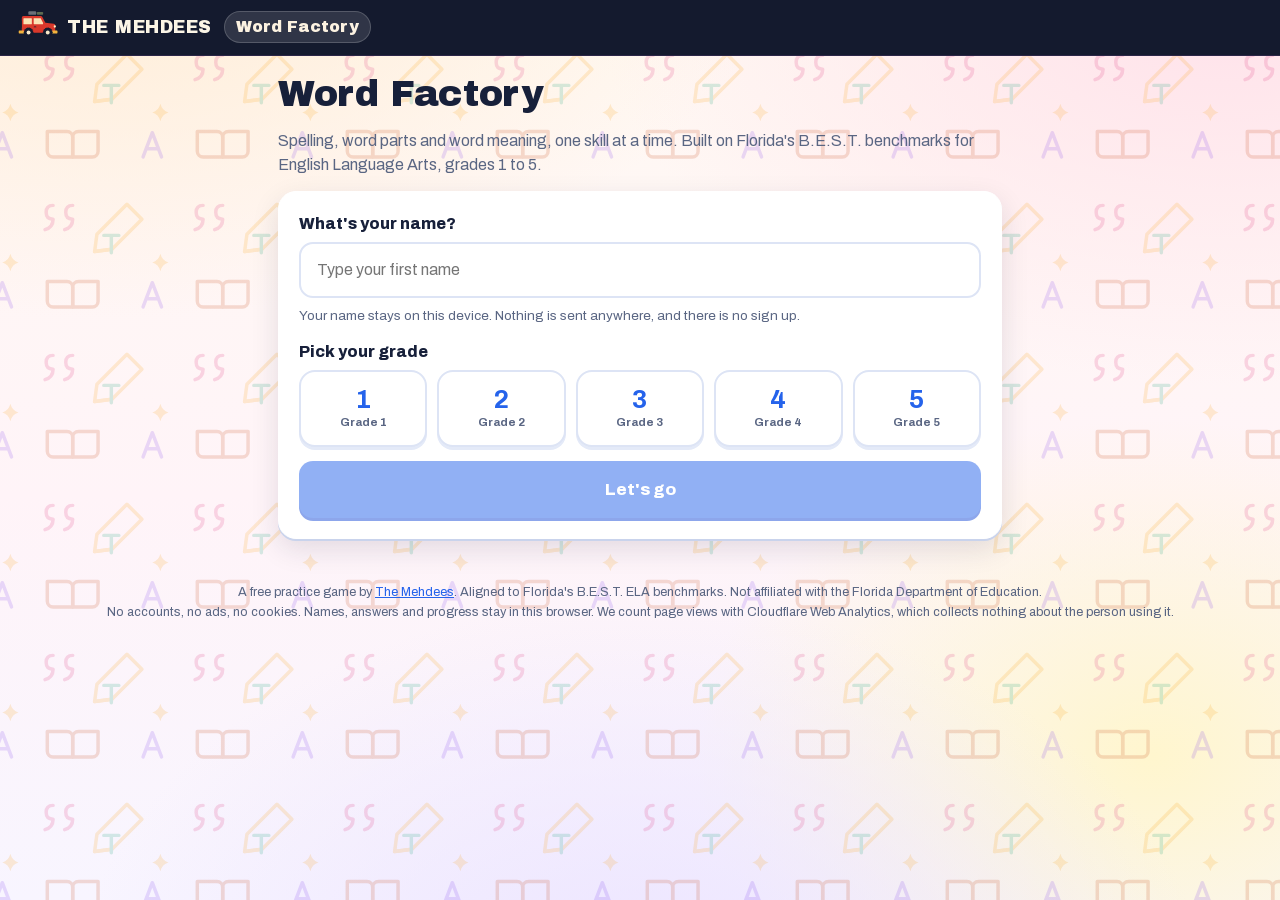
<file: index.html>
<!doctype html>
<html lang="en">
<head>
<meta charset="utf-8">
<meta name="viewport" content="width=device-width, initial-scale=1">
<title>Word Factory · Spelling and Words, Grades 1 to 5 · The Mehdees</title>
<meta name="description" content="Free spelling and vocabulary practice for grades 1 to 5, built on Florida's B.E.S.T. ELA benchmarks and the skills FAST Reading assesses. Pick your grade, practice a skill, take a mixed challenge, and print a report card. No sign up, and nothing a child types leaves the device.">
<meta name="theme-color" content="#7C3AED">
<link rel="icon" href="/favicon.ico" sizes="any">
<link rel="icon" type="image/png" sizes="192x192" href="/favicon-192.png">
<link rel="apple-touch-icon" href="/apple-touch-icon.png">
<link rel="preload" href="fonts/archivo-black.woff2" as="font" type="font/woff2" crossorigin>
<link rel="stylesheet" href="styles.css?v=20260830125156">
<meta property="og:title" content="Word Factory · Spelling and Words, Grades 1 to 5">
<meta property="og:description" content="Free, standards-aligned spelling and vocabulary practice for grades 1 to 5. No sign up. Nothing a child types leaves the device.">
<meta property="og:type" content="website">
<meta property="og:url" content="https://word.mehdee.com/">
<!-- Cloudflare Web Analytics: page-view counts only. No cookies, no cross-site tracking, no personal data. -->
<script defer src="https://static.cloudflareinsights.com/beacon.min.js" data-cf-beacon='{"token": "60d1575d9ef0496f9f3e0d8f93a2f8e5"}'></script>
</head>
<body>

<header class="top">
  <a class="wordmark" href="https://mehdee.com/games/" aria-label="The Mehdees, all games">
    <svg class="wm-car" xmlns="http://www.w3.org/2000/svg" viewBox="100 250 800 650" aria-hidden="true" focusable="false"><g transform="translate(500,560) scale(2.05) translate(-500,-560)"><g transform="translate(1000,0) scale(-1,1)"><path d="M332,622 L332,548 Q332,534 346,532 L428,524 L458,468 Q463,458 474,458 L642,458 Q658,458 658,474 L658,622 Z" fill="#D9382B"/><path d="M450,526 L474,480 L542,480 L542,534 Q542,538 538,538 L452,538 Z" fill="#FBE3B5"/><rect x="560" y="480" width="82" height="58" rx="5" fill="#FBE3B5"/><rect x="430" y="444" width="200" height="14" rx="6" fill="#141A2E"/><rect x="450" y="418" width="62" height="28" rx="8" fill="#5D6B52"/><rect x="518" y="412" width="76" height="34" rx="9" fill="#6A6F78"/><rect x="516" y="560" width="26" height="8" rx="4" fill="#141A2E"/><rect x="660" y="500" width="30" height="76" rx="10" fill="#141A2E"/><rect x="310" y="598" width="56" height="30" rx="6" fill="#F2B33D"/><rect x="636" y="598" width="52" height="30" rx="6" fill="#F2B33D"/><circle cx="336" cy="560" r="11" fill="#FFF1C9"/><circle cx="405" cy="618" r="45" fill="#141A2E"/><circle cx="449.0" cy="618.0" r="5" fill="#141A2E"/><circle cx="446.3" cy="633.0" r="5" fill="#141A2E"/><circle cx="438.7" cy="646.3" r="5" fill="#141A2E"/><circle cx="427.0" cy="656.1" r="5" fill="#141A2E"/><circle cx="412.6" cy="661.3" r="5" fill="#141A2E"/><circle cx="397.4" cy="661.3" r="5" fill="#141A2E"/><circle cx="383.0" cy="656.1" r="5" fill="#141A2E"/><circle cx="371.3" cy="646.3" r="5" fill="#141A2E"/><circle cx="363.7" cy="633.0" r="5" fill="#141A2E"/><circle cx="361.0" cy="618.0" r="5" fill="#141A2E"/><circle cx="363.7" cy="603.0" r="5" fill="#141A2E"/><circle cx="371.3" cy="589.7" r="5" fill="#141A2E"/><circle cx="383.0" cy="579.9" r="5" fill="#141A2E"/><circle cx="397.4" cy="574.7" r="5" fill="#141A2E"/><circle cx="412.6" cy="574.7" r="5" fill="#141A2E"/><circle cx="427.0" cy="579.9" r="5" fill="#141A2E"/><circle cx="438.7" cy="589.7" r="5" fill="#141A2E"/><circle cx="446.3" cy="603.0" r="5" fill="#141A2E"/><circle cx="405" cy="618" r="19" fill="#F6E7C8"/><circle cx="592" cy="618" r="45" fill="#141A2E"/><circle cx="636.0" cy="618.0" r="5" fill="#141A2E"/><circle cx="633.3" cy="633.0" r="5" fill="#141A2E"/><circle cx="625.7" cy="646.3" r="5" fill="#141A2E"/><circle cx="614.0" cy="656.1" r="5" fill="#141A2E"/><circle cx="599.6" cy="661.3" r="5" fill="#141A2E"/><circle cx="584.4" cy="661.3" r="5" fill="#141A2E"/><circle cx="570.0" cy="656.1" r="5" fill="#141A2E"/><circle cx="558.3" cy="646.3" r="5" fill="#141A2E"/><circle cx="550.7" cy="633.0" r="5" fill="#141A2E"/><circle cx="548.0" cy="618.0" r="5" fill="#141A2E"/><circle cx="550.7" cy="603.0" r="5" fill="#141A2E"/><circle cx="558.3" cy="589.7" r="5" fill="#141A2E"/><circle cx="570.0" cy="579.9" r="5" fill="#141A2E"/><circle cx="584.4" cy="574.7" r="5" fill="#141A2E"/><circle cx="599.6" cy="574.7" r="5" fill="#141A2E"/><circle cx="614.0" cy="579.9" r="5" fill="#141A2E"/><circle cx="625.7" cy="589.7" r="5" fill="#141A2E"/><circle cx="633.3" cy="603.0" r="5" fill="#141A2E"/><circle cx="592" cy="618" r="19" fill="#F6E7C8"/></g></g></svg><span class="mehdees">The Mehdees</span>
  </a>
  <button class="gamename" id="homeBtn" type="button" title="Back to the skills list">Word Factory</button>
  <span class="spacer"></span>
  <button class="btn btn--ghost hide" id="switchBtn" style="padding:7px 13px;font-size:.85rem"
          title="Change the name or grade" aria-label="Change the name or grade">Change</button>
</header>

<main class="wrap">

  <!-- 1. who is playing -->
  <section id="screenStart" class="stack">
    <h1>Word Factory</h1>
    <p class="lede">Spelling, word parts and word meaning, one skill at a time. Built on Florida's B.E.S.T. benchmarks for English Language Arts, grades 1 to 5.</p>
    <div class="card stack">
      <div>
        <label for="nameInput">What's your name?</label>
        <input type="text" id="nameInput" maxlength="24" autocomplete="off" spellcheck="false" placeholder="Type your first name">
        <p class="small muted" style="margin-top:8px">Your name stays on this device. Nothing is sent anywhere, and there is no sign up.</p>
        <p class="note hide" id="storageNote"></p>
      </div>
      <div>
        <label>Pick your grade</label>
        <div class="grades" id="gradePicker"></div>
      </div>
      <button class="btn btn--big" id="startBtn" disabled>Let's go</button>
    </div>
  </section>

  <!-- 2. pick a topic -->
  <section id="screenMenu" class="stack hide">
    <div>
      <h1 id="menuTitle">Grade 3</h1>
      <p class="lede" id="menuSub"></p>
    </div>
    <button class="btn btn--green btn--big" id="mixedBtn">Mixed challenge · every skill, any time</button>
    <div class="topics" id="topicList"></div>
    <button class="btn btn--ghost btn--big" id="reportBtn">See my report card</button>
    <p class="parentline">
      Grown-ups: <button class="linkbtn" id="resetBtn" type="button">reset this device</button>
    </p>
  </section>

  <!-- 3. playing -->
  <section id="screenPlay" class="stack hide">
    <div class="hud">
      <span class="pill" id="playTopic">Topic</span>
      <span class="hearts" id="hearts">❤️❤️❤️</span>
      <div class="bar"><i id="progressBar" style="width:0%"></i></div>
      <span class="small muted" id="counter">1 / 10</span>
    </div>
    <div class="card">
      <p class="q" id="question">Question</p>
      <p class="qsub hide" id="questionSub"></p>
      <div class="visual hide" id="visual"></div>
      <button class="helpbtn" id="helpBtn" type="button" aria-expanded="false">
        <span aria-hidden="true">💡</span> How do I do this?
      </button>
      <div class="help hide" id="help"></div>
      <div class="choices" id="choices"></div>
      <div class="feedback" id="feedback"></div>
      <button class="btn btn--big hide" id="nextBtn" style="margin-top:14px">Next</button>
    </div>
    <div class="playfoot">
      <button class="btn btn--ghost" id="quitBtn">Back to skills</button>
    </div>
  </section>

  <!-- 4. round finished -->
  <section id="screenDone" class="stack hide">
    <div class="card center stack">
      <p class="result-num" id="doneScore">8/10</p>
      <h2 id="doneTitle">Nice work!</h2>
      <p class="muted" id="doneMsg"></p>
      <button class="btn btn--big" id="againBtn">Play again</button>
      <button class="btn btn--ghost btn--big" id="backBtn">Back to skills</button>
      <p class="small muted">Progress is kept in this browser only. In a private window it disappears when the window closes, so download the report card if you want to keep it.</p>
    </div>
  </section>

  <!-- 5. report card -->
  <section id="screenReport" class="stack hide">
    <h1>Report card</h1>
    <div class="report" id="reportBody"></div>
    <button class="btn btn--big" id="downloadBtn">Download report card</button>
    <button class="btn btn--ghost btn--big" id="reportBackBtn">Back to skills</button>
  </section>

</main>

<!-- parents: wipe everything this browser has stored -->
<div class="pad sheet" id="reset" role="dialog" aria-modal="true" aria-labelledby="resetTitle">
  <div class="sheet__box">
    <h2 id="resetTitle">Reset this device?</h2>
    <p>This permanently deletes everything Math Arena has saved in this browser:</p>
    <ul class="sheet__list">
      <li>The name typed on the start screen</li>
      <li>Every grade's level progress and stars</li>
      <li>The question and accuracy totals on the report card</li>
    </ul>
    <p class="sheet__warn"><b>This cannot be undone.</b> Download the report card first if you want to keep it.</p>
    <p class="small muted">Nothing was ever sent to a server, so this is the only copy. Resetting affects this browser on this device only.</p>
    <label class="sheet__check"><input type="checkbox" id="resetOk"> I understand this erases all saved progress.</label>
    <div class="sheet__row">
      <button class="btn btn--ghost" id="resetCancel" type="button">Cancel</button>
      <button class="btn btn--danger" id="resetGo" type="button" disabled>Delete everything</button>
    </div>
  </div>
</div>


<footer>
  A free practice game by <a href="https://mehdee.com/games/">The Mehdees</a>.
  Aligned to Florida's B.E.S.T. ELA benchmarks. Not affiliated with the Florida Department of Education.
  <br>No accounts, no ads, no cookies. Names, answers and progress stay in this browser.
  We count page views with Cloudflare Web Analytics, which collects nothing about the person using it.
</footer>

<script src="content.js?v=20260830125156"></script>
<script src="app.js?v=20260830125156"></script>
</body>
</html>
</file>
<file: styles.css>
/* The Mehdees wordmark, identical to the mehdee.com masthead: the red 4x4
   mark and "THE MEHDEES" in Archivo Black, on the same night-ink bar. */
@font-face { font-family: 'Archivo Black'; font-weight: 400 900; font-display: swap; src: url('fonts/archivo-black.woff2') format('woff2'); }
@font-face { font-family: 'Archivo'; font-weight: 400 800; font-display: swap; src: url('fonts/archivo.woff2') format('woff2'); }

/* Math Arena. Bright, high contrast, big targets, mobile first. */
:root {
  --ink: #17203A;
  --paper: #F7F9FF;
  --card: #FFFFFF;
  --line: #DDE4F5;
  --muted: #5A6683;
  --blue: #2563EB;
  --blue-dark: #1D4FD8;
  --green: #12885A;
  --green-soft: #DFF6EC;
  --red: #C6274B;
  --red-soft: #FDE7EC;
  --amber: #F59E0B;
  --purple: #7C3AED;
  --shadow: 0 2px 0 #C9D3EC, 0 10px 28px #17203a1f;
  --radius: 18px;
  --pad: 18px;
}
* { box-sizing: border-box; margin: 0; }
html { -webkit-text-size-adjust: 100%; }
/* A reading-corner sky: warm amber, rose and violet with an open book, a
   pencil, quotation marks and letters drifting behind. Warmer than Science
   Lab's teal and softer than Math Arena's pink, so all three games read as
   different places. All of it sits on fixed layers under the cards, so
   questions stay on plain white. */
body {
  background:
    radial-gradient(1150px 680px at 8% -10%, #FFEBD3 0%, transparent 60%),
    radial-gradient(1020px 620px at 96% 0%, #FFE1EA 0%, transparent 62%),
    radial-gradient(950px 680px at 50% 112%, #EBE3FF 0%, transparent 60%),
    radial-gradient(760px 560px at 90% 84%, #FFF6CE 0%, transparent 60%),
    linear-gradient(180deg, #FFF9F2 0%, #FFF4F8 55%, #F8F5FF 100%);
  background-attachment: fixed;
  color: var(--ink);
  font-family: 'Archivo', system-ui, -apple-system, 'Segoe UI', sans-serif;
  line-height: 1.5;
  min-height: 100vh;
  position: relative;
}
body::before {
  content: '';
  position: fixed; inset: -120px;
  z-index: -1; pointer-events: none;
  opacity: .17;
  background-image: url("data:image/svg+xml,%3Csvg xmlns='http://www.w3.org/2000/svg' width='150' height='150' viewBox='0 0 260 260'%3E%3Cg fill='none' stroke-width='6' stroke-linecap='round' stroke-linejoin='round'%3E%3Cpath d='M30 176h34a10 10 0 0 1 10 10v34H40a10 10 0 0 1-10-10z' stroke='%23C2410C'/%3E%3Cpath d='M118 176H84a10 10 0 0 0-10 10v34h34a10 10 0 0 0 10-10z' stroke='%23C2410C'/%3E%3Cpath d='M168 42l26 26-52 52-30 4 4-30z' stroke='%23F59E0B'/%3E%3Cpath d='M112 124l30-4' stroke='%23F59E0B'/%3E%3Cpath d='M40 44q-12 0-12 12t12 12q0 14-14 18M74 44q-12 0-12 12t12 12q0 14-14 18' stroke='%23DB2777'/%3E%3Cpath d='M196 220l16-42 16 42M202 206h20' stroke='%237C3AED'/%3E%3Cpath d='M128 96h26M141 96v30' stroke='%230E9F6E'/%3E%3Cpath d='M226 128q3 12 14 15q-11 3-14 15q-3-12-14-15q11-3 14-15z' fill='%23F59E0B' stroke='none'/%3E%3C/g%3E%3C/svg%3E");
  animation: drift 200s linear infinite;
}
@keyframes drift { to { background-position: 150px 300px; } }
@media (prefers-reduced-motion: reduce) { body::before { animation: none; } }
img { display: block; max-width: 100%; }
button { font: inherit; cursor: pointer; }
:focus-visible { outline: 3px solid var(--blue); outline-offset: 3px; border-radius: 8px; }

.wrap { max-width: 760px; margin: 0 auto; padding: var(--pad); }
.top {
  display: flex; align-items: center; gap: 12px;
  padding: 11px var(--pad); background: #141A2E; border-bottom: 1px solid #5A3E7855;
  position: sticky; top: 0; z-index: 20;
}
.wordmark { display: flex; align-items: center; gap: 9px; text-decoration: none; }
.wordmark .wm-car { width: 40px; height: auto; flex: none; }
.wordmark .mehdees {
  font-family: 'Archivo Black', 'Arial Black', system-ui, sans-serif;
  font-weight: 400; font-size: 1.12rem; letter-spacing: 0.03em; text-transform: uppercase;
  color: #FBF5E6;
}
.top .spacer { margin-left: auto; }
.pill {
  display: inline-flex; align-items: center; gap: 7px;
  background: #EEF3FF; color: var(--blue); border: 1px solid #CBD9FA;
  border-radius: 999px; padding: 5px 12px; font-size: .82rem; font-weight: 800;
}
.top .pill { background: #ffffff1a; color: #FCF2E1; border-color: #ffffff33; }
.top .btn--ghost { background: transparent; color: #FCF2E1; border-color: #ffffff40; box-shadow: none; }
.top .btn--ghost:hover { background: #ffffff1a; color: #fff; border-color: #FF2D95; }
.pill--green { background: var(--green-soft); color: var(--green); border-color: #B6E7D3; }
.pill--amber { background: #FEF3C7; color: #92610A; border-color: #FBD98B; }

h1, h2 { font-family: 'Archivo Black', ui-rounded, 'SF Pro Rounded', system-ui, sans-serif; }
h1 { font-size: clamp(1.6rem, 5vw, 2.3rem); line-height: 1.12; letter-spacing: -0.01em; }
h2 { font-size: 1.15rem; }
.lede { color: var(--muted); margin-top: 8px; }
.card {
  background: var(--card); border: 1px solid #ffffff;
  border-radius: var(--radius); padding: 20px; box-shadow: var(--shadow);
}
.stack > * + * { margin-top: 14px; }

.btn {
  display: inline-flex; align-items: center; justify-content: center; gap: 9px;
  background: var(--blue); color: #fff; border: 0; border-radius: 14px;
  padding: 14px 22px; font-weight: 800; box-shadow: 0 3px 0 var(--blue-dark);
  transition: transform .06s ease;
}
.btn:hover { background: var(--blue-dark); }
.btn:active { transform: translateY(2px); box-shadow: 0 1px 0 var(--blue-dark); }
.btn[disabled] { opacity: .5; cursor: not-allowed; }
.btn--ghost { background: #fff; color: var(--ink); border: 2px solid var(--line); box-shadow: 0 3px 0 #E4EAF8; }
.btn--ghost:hover { background: #F2F6FF; color: var(--ink); }
.btn--green { background: var(--green); box-shadow: 0 3px 0 #0B6B46; }
.btn--green:hover { background: #0F7A50; }
.btn--big { width: 100%; padding: 16px 22px; font-size: 1.05rem; }

label { display: block; font-weight: 800; margin-bottom: 6px; }
input[type="text"] {
  width: 100%; font: inherit; padding: 14px 16px;
  border: 2px solid var(--line); border-radius: 14px; background: #fff; color: var(--ink);
}
input[type="text"]:focus { border-color: var(--blue); outline: none; }

/* grade picker */
.grades { display: grid; grid-template-columns: repeat(auto-fit, minmax(96px, 1fr)); gap: 10px; }
.grade {
  background: #fff; border: 2px solid var(--line); border-radius: 16px;
  padding: 14px 8px; text-align: center; font-weight: 800; box-shadow: 0 3px 0 #E4EAF8;
}
.grade b { display: block; font-size: 1.6rem; line-height: 1.1; color: var(--blue); }
.grade small { display: block; color: var(--muted); font-weight: 700; font-size: .72rem; }
.grade[aria-pressed="true"] { border-color: var(--blue); background: #EEF3FF; }

/* topic list */
.topics { display: grid; gap: 10px; }
.topic {
  display: flex; align-items: center; gap: 12px; text-align: left; width: 100%;
  background: #fff; border: 2px solid var(--line); border-radius: 16px; padding: 13px 15px;
  box-shadow: 0 3px 0 #E4EAF8;
}
.topic:hover { border-color: #B9CBF7; background: #FAFCFF; }
.topic--lock { background: #FBFCFF; cursor: not-allowed; }
.topic--lock > * { opacity: .5; }
.topic__t { font-weight: 800; }
.topic__b { color: var(--muted); font-size: .74rem; font-weight: 700; letter-spacing: .02em; }
.topic__stars { margin-left: auto; white-space: nowrap; font-size: 1rem; letter-spacing: 1px; }

/* play */
.hud { display: flex; align-items: center; gap: 10px; margin-bottom: 14px; flex-wrap: wrap; }
.bar { height: 10px; background: #E7EDFB; border-radius: 999px; overflow: hidden; flex: 1; min-width: 120px; }
.bar > i { display: block; height: 100%; background: var(--blue); border-radius: 999px; transition: width .3s ease; }
.q { font-size: clamp(1.25rem, 4.5vw, 1.7rem); font-weight: 800; line-height: 1.3; }
.qsub { color: var(--muted); margin-top: 6px; font-weight: 700; font-size: .9rem; }
.visual { margin: 14px 0; font-size: 1.3rem; line-height: 1.7; letter-spacing: 2px; }
.choices { display: grid; grid-template-columns: 1fr 1fr; gap: 10px; margin-top: 16px; }
@media (max-width: 430px) { .choices { grid-template-columns: 1fr; } }
.choice {
  background: #fff; border: 2px solid var(--line); border-radius: 14px;
  padding: 16px; font-weight: 800; font-size: 1.05rem; box-shadow: 0 3px 0 #E4EAF8;
}
.choice:hover:not([disabled]) { border-color: #B9CBF7; background: #FAFCFF; }
.choice.right { border-color: var(--green); background: var(--green-soft); color: var(--green); }
.choice.wrong { border-color: var(--red); background: var(--red-soft); color: var(--red); }
.feedback { margin-top: 14px; border-radius: 14px; padding: 14px 16px; font-weight: 700; display: none; }
.feedback.show { display: block; }
.feedback.ok { background: var(--green-soft); color: #0B6B46; }
.feedback.no { background: var(--red-soft); color: #9B1C3B; }
.feedback b { display: block; margin-bottom: 3px; }

.hearts { font-size: 1.1rem; letter-spacing: 2px; }
.result-num { font-size: 3rem; font-weight: 800; line-height: 1; color: var(--blue); }

/* report card */
.report { border: 2px dashed var(--line); border-radius: var(--radius); padding: 18px; background: #fff; }
.rrow { display: flex; align-items: center; gap: 10px; padding: 7px 0; border-bottom: 1px solid #F0F3FB; }
.rrow:last-child { border-bottom: 0; }
.rrow .rt { font-weight: 700; }
.rrow .rs { margin-left: auto; font-weight: 800; }
.muted { color: var(--muted); }
.small { font-size: .84rem; }
.center { text-align: center; }
.hide { display: none !important; }
footer { color: var(--muted); font-size: .8rem; padding: 26px var(--pad) 40px; text-align: center; }
footer a { color: var(--blue); }
@media (prefers-reduced-motion: reduce) { * { transition: none !important; animation: none !important; } }

/* ---------- scratch paper ---------- */
.playfoot { display: flex; gap: 10px; flex-wrap: wrap; }

.pad {
  position: fixed; inset: 0; z-index: 60;
  display: none; flex-direction: column;
  background: #EEF1F9;
}
.pad.open { display: flex; }
.pad__bar {
  display: flex; align-items: center; gap: 12px;
  padding: calc(10px + env(safe-area-inset-top)) 14px 10px;
  background: #141A2E;
}
.pad__q {
  flex: 1; min-width: 0; color: #FCF2E1; font-weight: 800; font-size: 1.05rem;
  overflow: hidden; text-overflow: ellipsis; white-space: nowrap;
}
.pad__bar .btn { padding: 9px 18px; }

/* squared paper, so columns of digits line up like a workbook */
.pad__paper {
  flex: 1; position: relative; margin: 10px;
  background: #fff;
  background-image:
    repeating-linear-gradient(0deg, #E3E9F7 0 1px, transparent 1px 26px),
    repeating-linear-gradient(90deg, #E3E9F7 0 1px, transparent 1px 26px);
  border: 1px solid var(--line); border-radius: 14px;
  box-shadow: inset 0 1px 0 #fff, 0 2px 0 #D9E0F0;
  overflow: hidden;
}
#padCanvas { position: absolute; inset: 0; width: 100%; height: 100%; touch-action: none; cursor: crosshair; }

.pad__tools {
  display: flex; gap: 8px; flex-wrap: wrap; justify-content: center;
  padding: 10px 12px calc(12px + env(safe-area-inset-bottom));
  background: #fff; border-top: 1px solid var(--line);
}
.tool {
  display: inline-flex; align-items: center; gap: 6px;
  background: #fff; color: var(--ink);
  border: 2px solid var(--line); border-radius: 12px;
  padding: 11px 15px; font-weight: 800; font-size: .92rem;
  box-shadow: 0 3px 0 #E4EAF8;
}
.tool:hover:not([disabled]) { border-color: #B9CBF7; background: #FAFCFF; }
.tool.is-on { border-color: var(--blue); background: #EEF3FF; color: var(--blue); }
.tool[disabled] { opacity: .4; cursor: not-allowed; box-shadow: none; }
.tool--wipe { color: var(--red); }
@media (max-width: 430px) { .tool { padding: 10px 12px; font-size: .85rem; } }

/* ---------- how to do this ---------- */
.helpbtn {
  display: inline-flex; align-items: center; gap: 7px;
  margin-top: 14px;
  background: #FFF7E6; color: #92610A;
  border: 2px solid #FBD98B; border-radius: 12px;
  padding: 9px 14px; font-weight: 800; font-size: .88rem;
}
.helpbtn:hover { background: #FEF0CE; }
.helpbtn[aria-expanded="true"] { background: #FEF0CE; border-color: #F0B429; }
.help {
  margin-top: 12px; padding: 16px 18px;
  background: #FFFCF4; border: 2px solid #FBD98B; border-radius: 14px;
}
.help h3 {
  font-family: 'Archivo Black', ui-rounded, system-ui, sans-serif;
  font-size: 1rem; color: #92610A; margin-bottom: 3px;
}
.help .bench {
  font-family: ui-monospace, Menlo, monospace; font-size: .7rem;
  letter-spacing: .06em; color: #A9803A; display: block; margin-bottom: 10px;
}
.help ol { margin: 0 0 12px 20px; padding: 0; }
.help li { margin-bottom: 6px; color: var(--ink); }
.help .eg {
  background: #fff; border: 1px dashed #F0B429; border-radius: 10px;
  padding: 10px 12px; font-weight: 700; color: #7A5109;
}
.help .eg b { display: block; font-size: .7rem; letter-spacing: .1em; text-transform: uppercase; color: #A9803A; margin-bottom: 3px; }

/* ---------- parent reset ---------- */
.parentline { text-align: center; color: var(--muted); font-size: .86rem; margin-top: 4px; }
.linkbtn {
  background: none; border: 0; padding: 0;
  color: var(--muted); font: inherit; font-weight: 800; text-decoration: underline;
}
.linkbtn:hover { color: var(--red); }

.sheet { align-items: center; justify-content: center; padding: 18px; background: #17203ACC; }
.sheet.open { display: flex; }
.sheet__box {
  background: #fff; border-radius: 20px; padding: 24px 22px;
  max-width: 460px; width: 100%; box-shadow: 0 24px 60px #17203a55;
  max-height: 92vh; overflow: auto;
}
.sheet__box h2 { font-family: 'Archivo Black', ui-rounded, system-ui, sans-serif; font-size: 1.35rem; margin-bottom: 10px; }
.sheet__box p { margin-bottom: 12px; }
.sheet__list { margin: 0 0 12px 20px; color: var(--muted); }
.sheet__list li { margin-bottom: 4px; }
.sheet__warn { background: var(--red-soft); color: #9B1C3B; border-radius: 12px; padding: 12px 14px; }
.sheet__check {
  display: flex; align-items: flex-start; gap: 10px; margin: 14px 0 18px;
  font-weight: 700; font-size: .92rem; cursor: pointer;
}
.sheet__check input { width: 20px; height: 20px; margin-top: 1px; flex: none; accent-color: var(--red); }
.sheet__row { display: flex; gap: 10px; justify-content: flex-end; flex-wrap: wrap; }
.btn--danger { background: var(--red); box-shadow: 0 3px 0 #9B1C3B; }
.btn--danger:hover { background: #A81F3F; }

/* Cards float above the sky rather than blending into it. */
.card, .topic, .screen { position: relative; z-index: 1; }

/* Shown only when the browser will not keep progress: a private window, or
   storage switched off. Amber, not red: nothing is broken, it just will not
   be remembered. */
.note {
  margin-top: 10px; padding: 11px 13px; border-radius: 12px;
  background: #FEF3C7; border: 1px solid #FBD98B; color: #7C4E06;
  font-size: .86rem; font-weight: 700; line-height: 1.45;
}
.note b { display: block; margin-bottom: 2px; }

/* ---------- public-domain photographs ---------- */
.shot { margin: 0; }
.shot img {
  width: 100%; max-width: 330px; height: auto; display: block;
  border-radius: 16px; border: 3px solid #fff;
  box-shadow: 0 6px 20px #17203a2e;
}
.shot figcaption {
  margin-top: 7px; font-size: .72rem; font-weight: 700; color: var(--muted);
  letter-spacing: .01em; max-width: 330px;
}

/* The game's own name beside the wordmark, so a child landing here knows
   which of the games they are in. */
.gamename {
  font-family: 'Archivo Black', ui-rounded, system-ui, sans-serif;
  font-weight: 800; font-size: .95rem; color: #FCF2E1;
  padding: 3px 11px; border-radius: 999px;
  background: #ffffff1f; border: 1px solid #ffffff2e;
  white-space: nowrap;
}
@media (max-width: 480px) { .gamename { font-size: .8rem; padding: 2px 8px; } }

/* ---------- header on small screens ----------
   The name pill had no nowrap, so flex squeezed it until "Aura · Grade 3"
   wrapped onto three lines and rendered as a blob. Everything in the bar now
   stays on one line, the name truncates instead of wrapping, and the pill
   drops out on the narrowest phones because the page heading already states
   the grade. */
.top { flex-wrap: nowrap; }
.top .wordmark,
.top .gamename,
.top .btn { flex: 0 0 auto; white-space: nowrap; }
.top .spacer { flex: 1 1 auto; margin-left: 0; }
.top .pill {
  flex: 0 1 auto; display: inline-block; max-width: 30vw;
  white-space: nowrap; overflow: hidden; text-overflow: ellipsis;
}

@media (max-width: 720px) {
  .top { gap: 8px; padding: 9px 12px; }
  .wordmark .wm-car { width: 34px; }
  .wordmark .mehdees { font-size: 1.08rem; }
  .gamename { font-size: .76rem; padding: 2px 9px; }
  .top .pill { font-size: .72rem; padding: 4px 9px; }
  .top .btn { padding: 5px 11px !important; font-size: .78rem !important; }
}

@media (max-width: 620px) {
  /* The name now lives on the Change button, so it truncates rather than
     disappearing: a child should always see whose game this is. */
  /* Allow it to shrink; .top .btn pins the others at their natural width. */
  /* .btn is inline-flex, and text-overflow does nothing on a flex container,
     so the name was clipped mid-word from the wrong side. Make it a plain
     inline-block so it truncates properly if it ever has to. */
  #switchBtn {
    display: inline-block; text-align: center; line-height: 1.5;
    flex: 0 1 auto; min-width: 0; max-width: 60vw;
    overflow: hidden; text-overflow: ellipsis; white-space: nowrap;
  }
  .wordmark .mehdees { font-size: 1rem; letter-spacing: 0; }
  .gamename { font-size: .72rem; padding: 2px 8px; }
}

/* Five tools wrapped 4 + 1, leaving Clear stranded on its own row. Give them
   one even row that shrinks to fit instead. */
@media (max-width: 620px) {
  .pad__tools { flex-wrap: nowrap; gap: 6px; padding-left: 8px; padding-right: 8px; }
  .tool {
    flex: 1 1 0; min-width: 0; justify-content: center;
    padding: 11px 6px; font-size: .8rem; gap: 4px;
  }
}
@media (max-width: 400px) {
  .tool { font-size: .72rem; padding: 10px 4px; }
}

/* Smallest phones still in use (iPhone SE 1st gen at 320px): the header has
   five items in Math Arena, so shrink the brand and the label to fit. */
@media (max-width: 360px) {
  .top { gap: 6px; padding: 8px 10px; }
  .wordmark { gap: 5px; }
  .wordmark .wm-car { width: 28px; }
  .wordmark .mehdees { font-size: .9rem; }
  .gamename { font-size: .66rem; padding: 2px 7px; }
  .top .btn { padding: 5px 9px !important; font-size: .72rem !important; }
}

/* The game name doubles as the way back to the skills list. */
.gamename { cursor: pointer; font: inherit; font-family: 'Archivo Black', ui-rounded, system-ui, sans-serif; }
.gamename:hover { background: #ffffff33; border-color: #FF2D95; }

/* Every phone width holds brand, game name, pencil and the player button, so
   the two labels stay small right up to 430px. Below that the header runs out
   of room and flex starts shrinking the child's name, which is the one thing
   that should never be the part that gets cut. */
@media (max-width: 430px) {
  .gamename { font-size: .62rem; padding: 2px 6px; }
  #switchBtn { max-width: 58vw; font-size: .7rem !important; padding: 5px 9px !important; }
}
@media (max-width: 340px) {
  .gamename { font-size: .56rem; padding: 2px 5px; }
  #switchBtn { font-size: .64rem !important; }
}

/* Locked levels must be fully opaque: the pattern was showing through and
   competing with their text. */
.topic--lock { background: #FFFFFF; }
.topic--lock > * { opacity: .72; }
</file>
